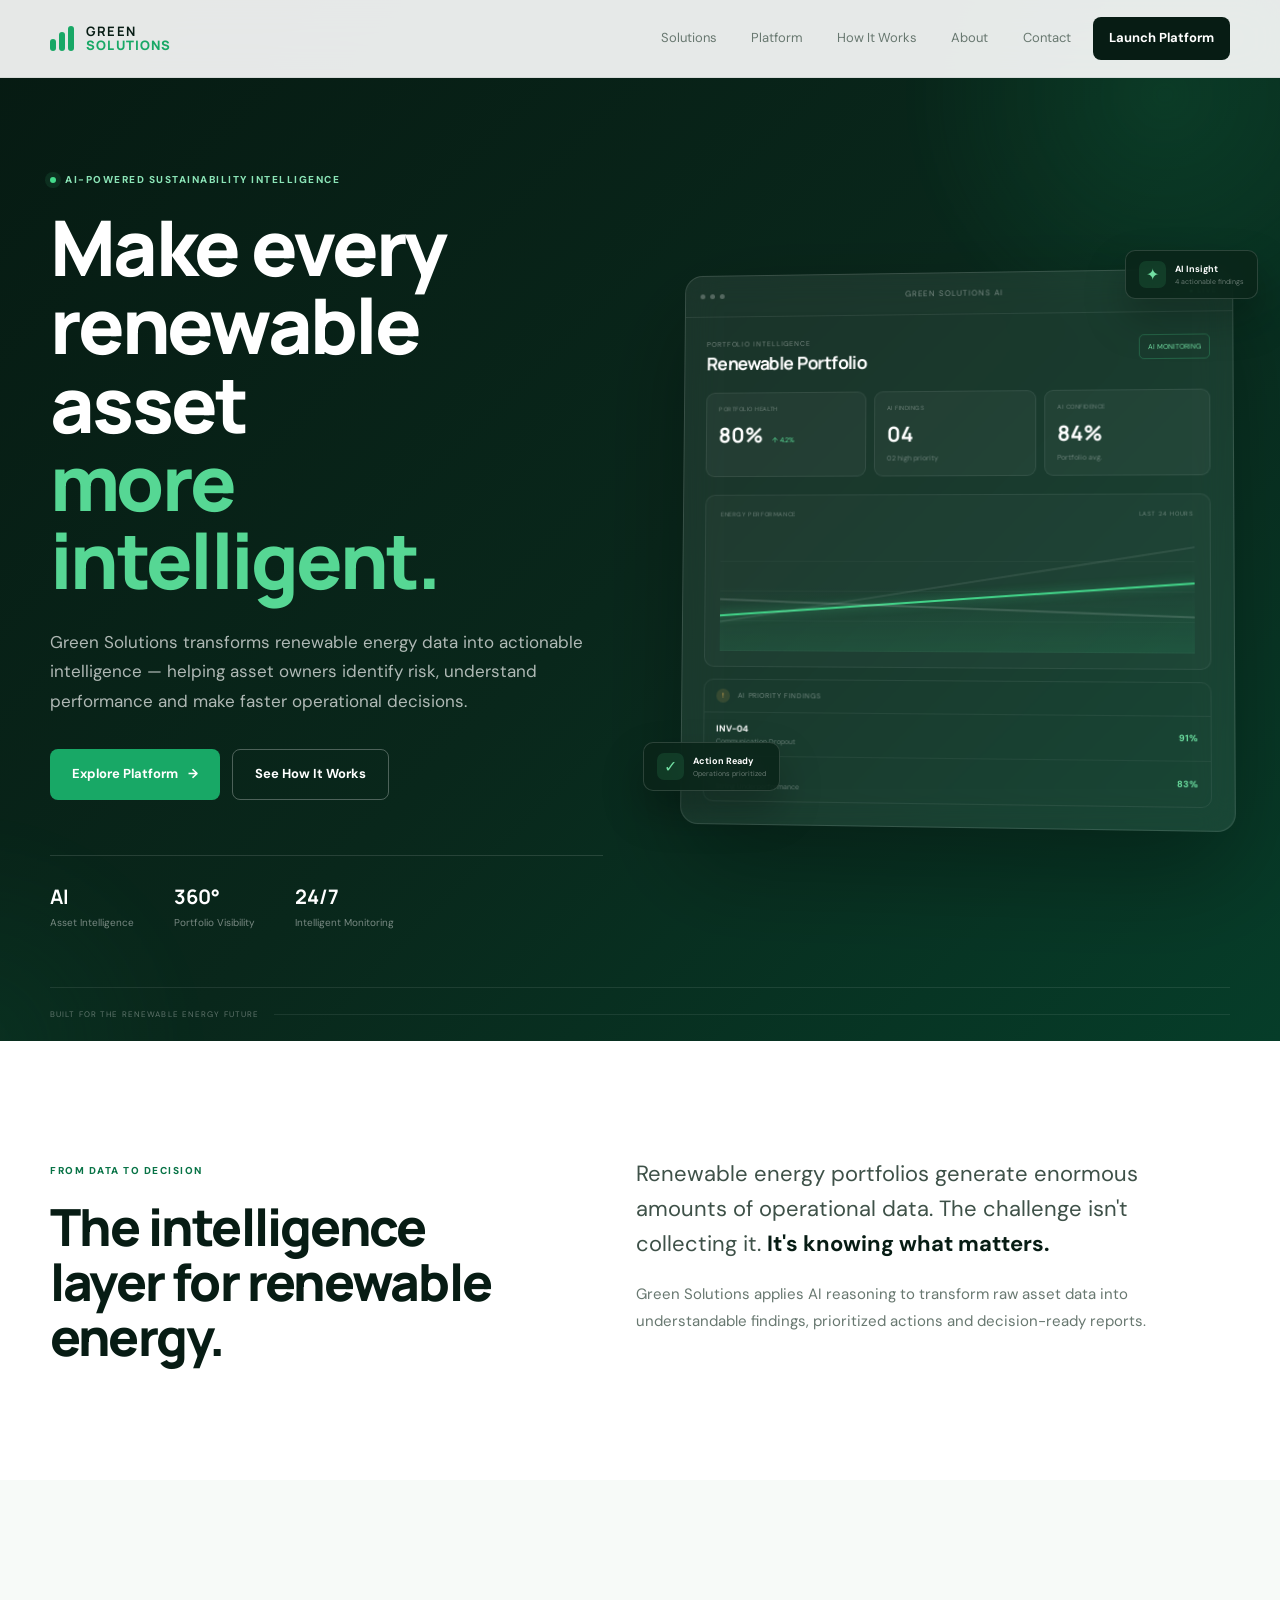
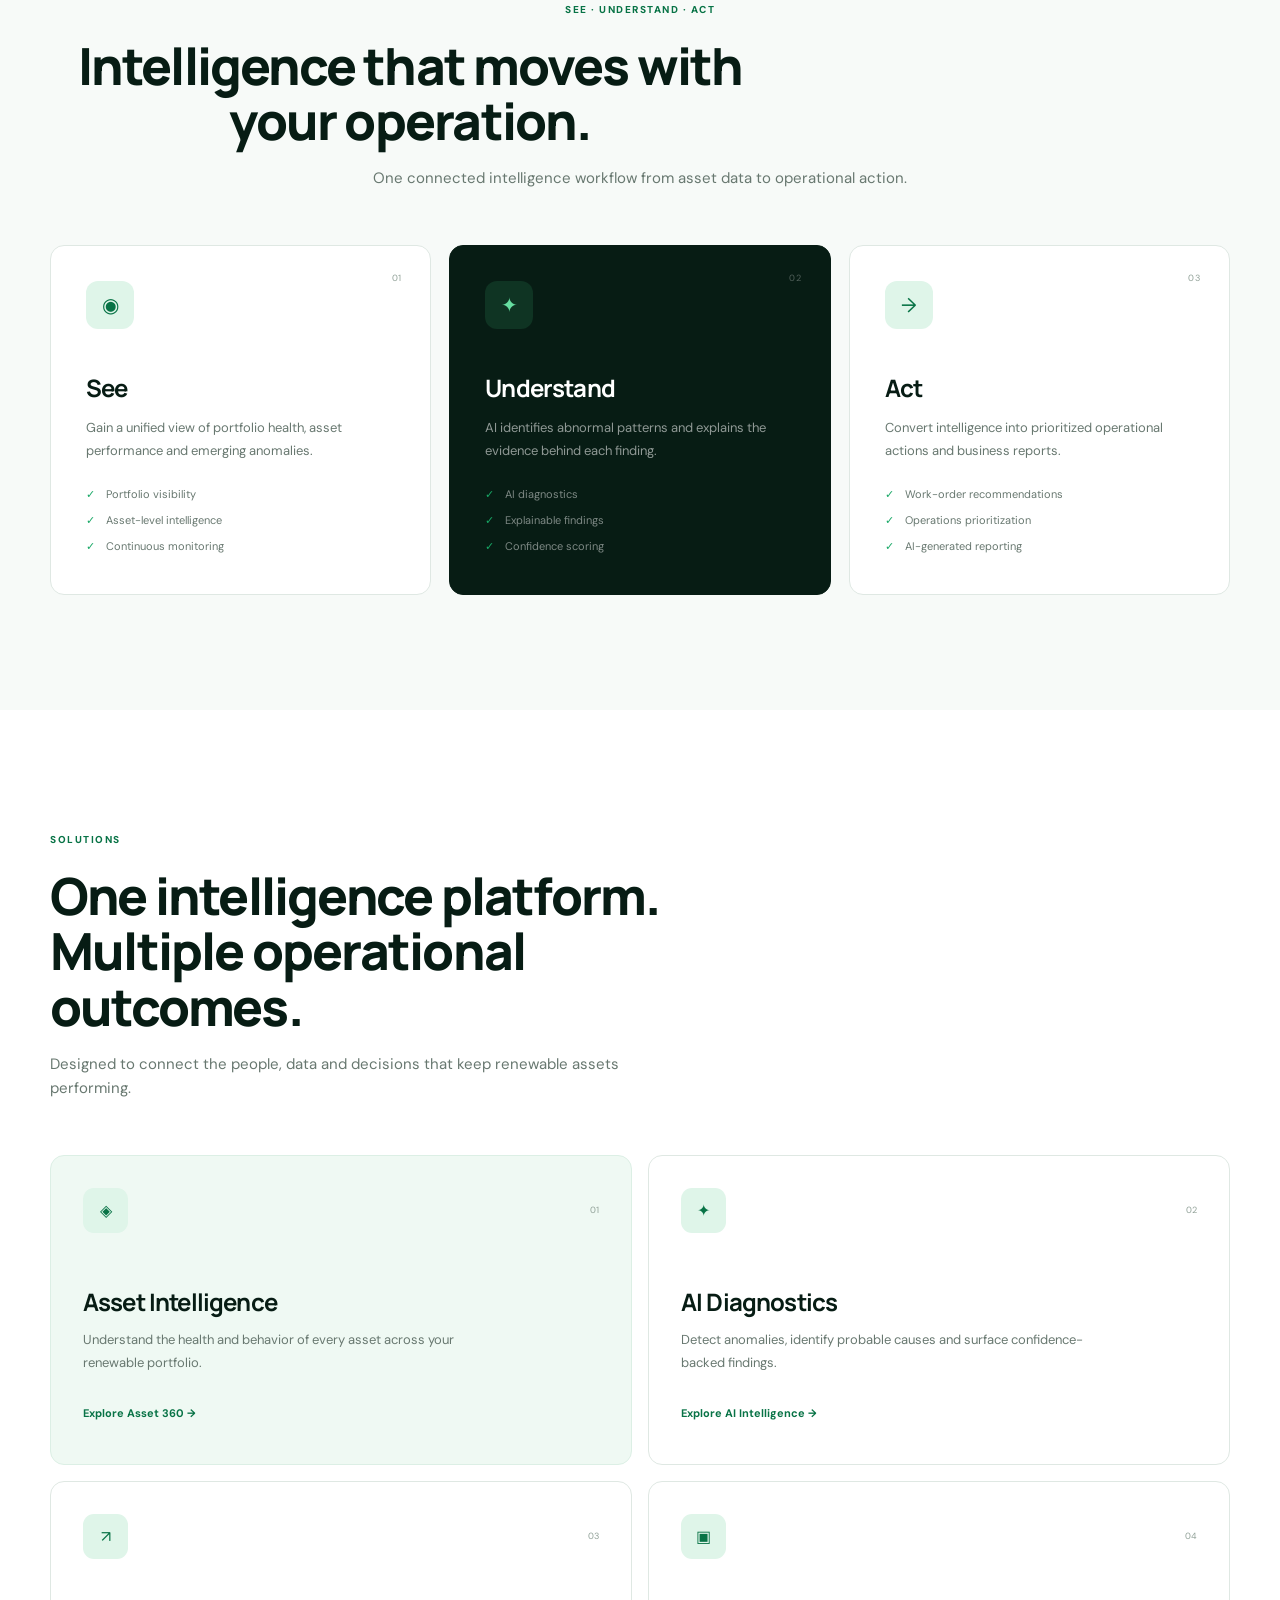
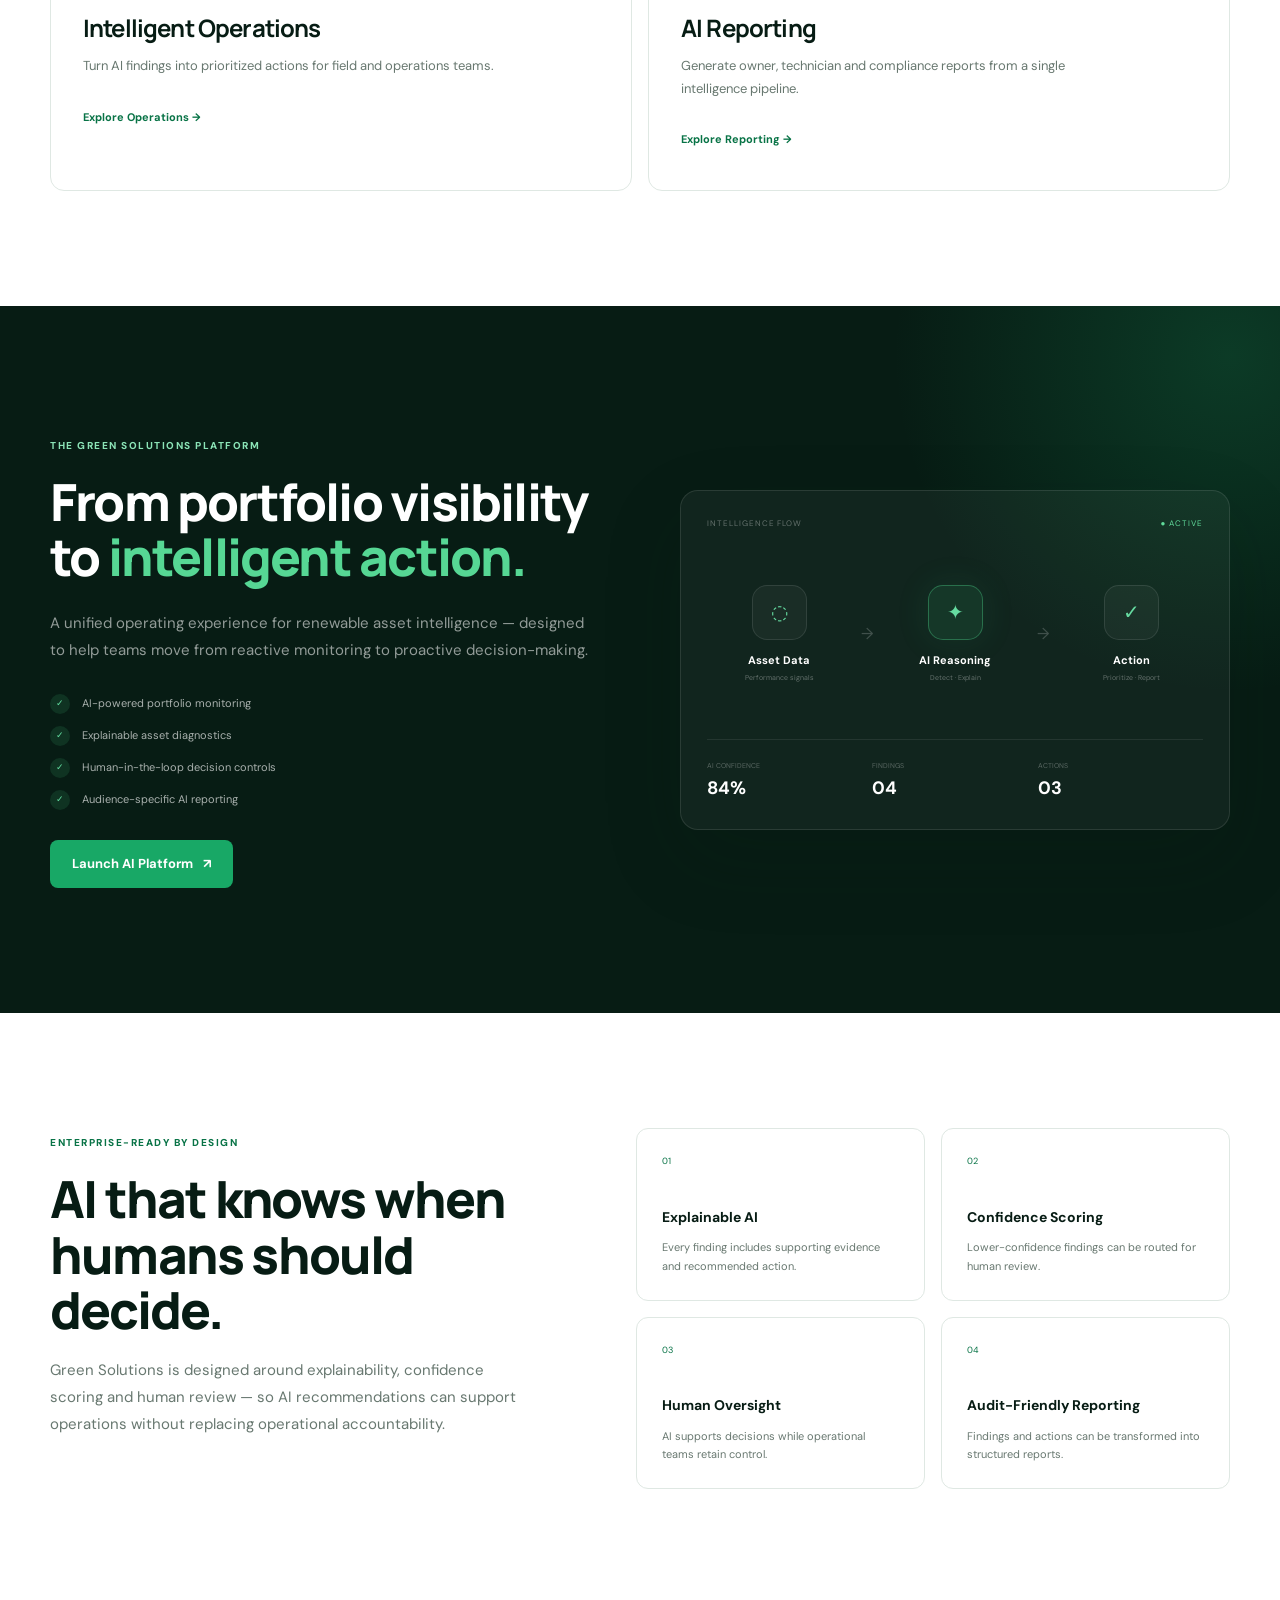
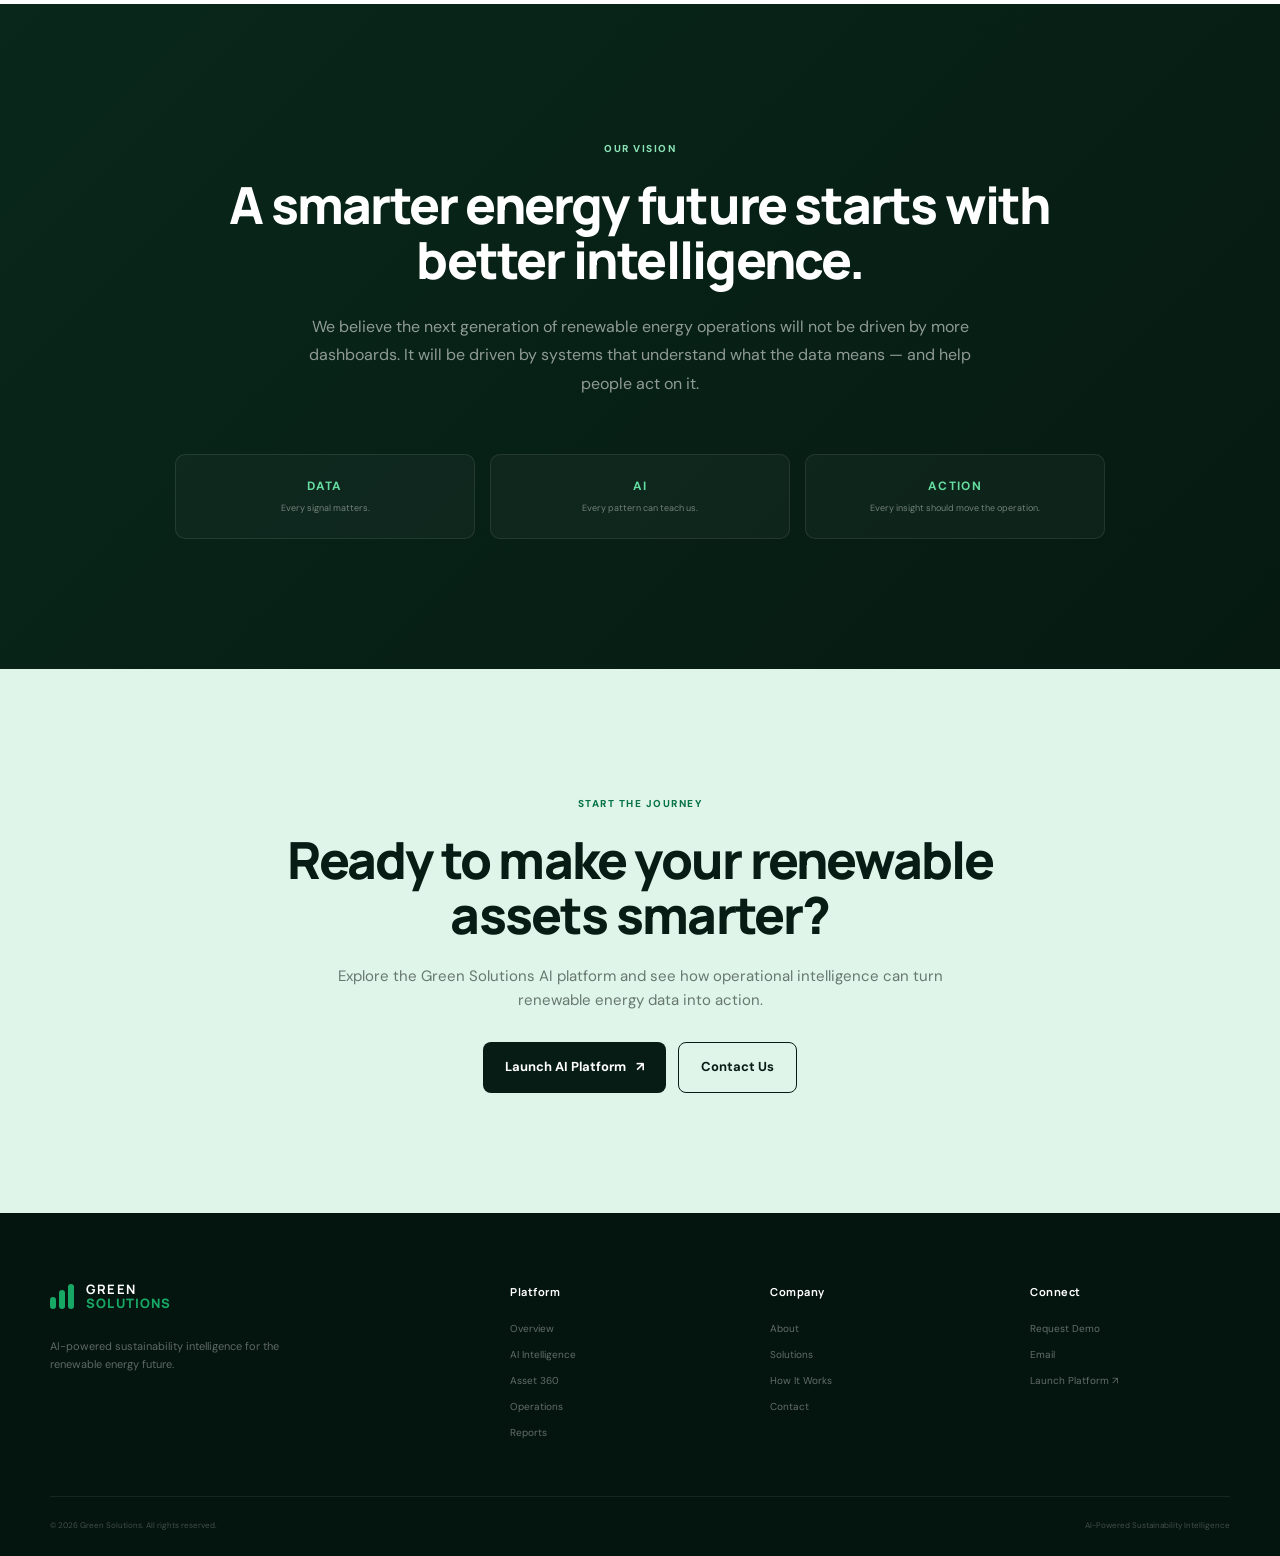
<file: index.html>
<!DOCTYPE html>
<html lang="en">

<head>

    <meta charset="UTF-8">

    <meta
        name="viewport"
        content="width=device-width, initial-scale=1.0"
    >

    <meta
        name="description"
        content="Green Solutions — AI-powered sustainability intelligence for renewable energy assets, operations and decision-making."
    >

    <meta
        name="theme-color"
        content="#071c14"
    >

    <title>
        Green Solutions | AI-Powered Sustainability Intelligence
    </title>

    <link
        rel="preconnect"
        href="https://fonts.googleapis.com"
    >

    <link
        rel="preconnect"
        href="https://fonts.gstatic.com"
        crossorigin
    >

    <link
        href="https://fonts.googleapis.com/css2?family=DM+Sans:wght@400;500;600;700&family=Manrope:wght@500;600;700;800&display=swap"
        rel="stylesheet"
    >

    <link
        rel="stylesheet"
        href="styles.css"
    >

</head>


<body>


<!-- =====================================================
     NAVIGATION
===================================================== -->

<header class="site-header">

    <div class="container nav-container">

        <a
            href="#top"
            class="brand"
        >

            <span class="brand-mark">

                <span></span>
                <span></span>
                <span></span>

            </span>

            <span class="brand-text">

                GREEN
                <strong>SOLUTIONS</strong>

            </span>

        </a>


        <nav class="desktop-nav">

            <a href="#solutions">
                Solutions
            </a>

            <a href="#platform">
                Platform
            </a>

            <a href="#how-it-works">
                How It Works
            </a>

            <a href="#about">
                About
            </a>

        </nav>


        <div class="nav-actions">

            <a
                href="#contact"
                class="nav-link"
            >
                Contact
            </a>

            <a
                href="#platform"
                class="button button-dark button-small"
            >
                Launch Platform
            </a>

        </div>


        <button
            class="mobile-menu-button"
            id="mobileMenuButton"
            aria-label="Open navigation"
        >

            <span></span>
            <span></span>
            <span></span>

        </button>

    </div>


    <div
        class="mobile-menu"
        id="mobileMenu"
    >

        <a href="#solutions">
            Solutions
        </a>

        <a href="#platform">
            Platform
        </a>

        <a href="#how-it-works">
            How It Works
        </a>

        <a href="#about">
            About
        </a>

        <a href="#contact">
            Contact
        </a>

        <a
            href="#platform"
            class="button button-dark"
        >
            Launch Platform
        </a>

    </div>

</header>


<main id="top">


<!-- =====================================================
     HERO
===================================================== -->

<section class="hero-section">

    <div class="hero-glow hero-glow-one"></div>

    <div class="hero-glow hero-glow-two"></div>


    <div class="container hero-grid">


        <div class="hero-content">

            <div class="eyebrow eyebrow-light">

                <span class="status-dot"></span>

                AI-POWERED SUSTAINABILITY INTELLIGENCE

            </div>


            <h1>

                Make every renewable asset

                <span>
                    more intelligent.
                </span>

            </h1>


            <p class="hero-description">

                Green Solutions transforms renewable energy
                data into actionable intelligence — helping
                asset owners identify risk, understand
                performance and make faster operational
                decisions.

            </p>


            <div class="hero-actions">

                <a
                    href="#platform"
                    class="button button-green"
                >
                    Explore Platform
                    <span>→</span>
                </a>


                <a
                    href="#how-it-works"
                    class="button button-outline-light"
                >
                    See How It Works
                </a>

            </div>


            <div class="hero-proof">

                <div>

                    <strong>
                        AI
                    </strong>

                    <span>
                        Asset Intelligence
                    </span>

                </div>


                <div>

                    <strong>
                        360°
                    </strong>

                    <span>
                        Portfolio Visibility
                    </span>

                </div>


                <div>

                    <strong>
                        24/7
                    </strong>

                    <span>
                        Intelligent Monitoring
                    </span>

                </div>

            </div>

        </div>


        <!-- HERO PRODUCT VISUAL -->

        <div class="hero-product">

            <div class="product-window">

                <div class="window-top">

                    <div class="window-dots">

                        <i></i>
                        <i></i>
                        <i></i>

                    </div>

                    <span>
                        GREEN SOLUTIONS AI
                    </span>

                    <div class="window-live">
                        ● LIVE
                    </div>

                </div>


                <div class="window-body">


                    <div class="window-header">

                        <div>

                            <small>
                                PORTFOLIO INTELLIGENCE
                            </small>

                            <h3>
                                Renewable Portfolio
                            </h3>

                        </div>

                        <span class="mini-badge">
                            AI MONITORING
                        </span>

                    </div>


                    <div class="product-kpis">

                        <div>

                            <small>
                                PORTFOLIO HEALTH
                            </small>

                            <strong>
                                80%
                            </strong>

                            <span class="positive">
                                ↑ 4.2%
                            </span>

                        </div>


                        <div>

                            <small>
                                AI FINDINGS
                            </small>

                            <strong>
                                04
                            </strong>

                            <span>
                                02 high priority
                            </span>

                        </div>


                        <div>

                            <small>
                                AI CONFIDENCE
                            </small>

                            <strong>
                                84%
                            </strong>

                            <span>
                                Portfolio avg.
                            </span>

                        </div>

                    </div>


                    <div class="product-chart">

                        <div class="chart-label">

                            <span>
                                ENERGY PERFORMANCE
                            </span>

                            <span>
                                LAST 24 HOURS
                            </span>

                        </div>


                        <div class="chart">

                            <div class="chart-line chart-line-one"></div>

                            <div class="chart-line chart-line-two"></div>

                            <div class="chart-line chart-line-three"></div>

                            <div class="chart-area"></div>

                        </div>

                    </div>


                    <div class="finding-preview">

                        <div class="finding-title">

                            <span class="warning-icon">
                                !
                            </span>

                            AI PRIORITY FINDINGS

                        </div>


                        <div class="preview-row">

                            <div>

                                <strong>
                                    INV-04
                                </strong>

                                <span>
                                    Communication Dropout
                                </span>

                            </div>

                            <b>
                                91%
                            </b>

                        </div>


                        <div class="preview-row">

                            <div>

                                <strong>
                                    INV-01
                                </strong>

                                <span>
                                    String Underperformance
                                </span>

                            </div>

                            <b>
                                83%
                            </b>

                        </div>

                    </div>

                </div>

            </div>


            <div class="floating-card floating-card-top">

                <span class="floating-icon">
                    ✦
                </span>

                <div>

                    <strong>
                        AI Insight
                    </strong>

                    <small>
                        4 actionable findings
                    </small>

                </div>

            </div>


            <div class="floating-card floating-card-bottom">

                <span class="floating-icon green">
                    ✓
                </span>

                <div>

                    <strong>
                        Action Ready
                    </strong>

                    <small>
                        Operations prioritized
                    </small>

                </div>

            </div>

        </div>

    </div>


    <div class="hero-bottom-line">

        <div class="container">

            <span>
                BUILT FOR THE RENEWABLE ENERGY FUTURE
            </span>

            <div class="line"></div>

        </div>

    </div>

</section>


<!-- =====================================================
     INTRO / VALUE
===================================================== -->

<section class="section section-white">

    <div class="container">

        <div class="intro-grid">

            <div>

                <div class="eyebrow">
                    FROM DATA TO DECISION
                </div>

                <h2 class="section-title">

                    The intelligence layer
                    for renewable energy.

                </h2>

            </div>


            <div>

                <p class="large-text">

                    Renewable energy portfolios generate
                    enormous amounts of operational data.
                    The challenge isn't collecting it.

                    <strong>
                        It's knowing what matters.
                    </strong>

                </p>

                <p class="body-text">

                    Green Solutions applies AI reasoning to
                    transform raw asset data into understandable
                    findings, prioritized actions and
                    decision-ready reports.

                </p>

            </div>

        </div>

    </div>

</section>


<!-- =====================================================
     THREE PILLARS
===================================================== -->

<section
    class="section section-soft"
    id="how-it-works"
>

    <div class="container">

        <div class="section-heading centered">

            <div class="eyebrow">
                SEE · UNDERSTAND · ACT
            </div>

            <h2 class="section-title">
                Intelligence that moves with your operation.
            </h2>

            <p>
                One connected intelligence workflow from
                asset data to operational action.
            </p>

        </div>


        <div class="pillar-grid">


            <article class="pillar">

                <div class="pillar-number">
                    01
                </div>

                <div class="pillar-icon">
                    ◉
                </div>

                <h3>
                    See
                </h3>

                <p>
                    Gain a unified view of portfolio health,
                    asset performance and emerging anomalies.
                </p>

                <ul>

                    <li>
                        Portfolio visibility
                    </li>

                    <li>
                        Asset-level intelligence
                    </li>

                    <li>
                        Continuous monitoring
                    </li>

                </ul>

            </article>


            <article class="pillar featured">

                <div class="pillar-number">
                    02
                </div>

                <div class="pillar-icon">
                    ✦
                </div>

                <h3>
                    Understand
                </h3>

                <p>
                    AI identifies abnormal patterns and
                    explains the evidence behind each finding.
                </p>

                <ul>

                    <li>
                        AI diagnostics
                    </li>

                    <li>
                        Explainable findings
                    </li>

                    <li>
                        Confidence scoring
                    </li>

                </ul>

            </article>


            <article class="pillar">

                <div class="pillar-number">
                    03
                </div>

                <div class="pillar-icon">
                    →
                </div>

                <h3>
                    Act
                </h3>

                <p>
                    Convert intelligence into prioritized
                    operational actions and business reports.
                </p>

                <ul>

                    <li>
                        Work-order recommendations
                    </li>

                    <li>
                        Operations prioritization
                    </li>

                    <li>
                        AI-generated reporting
                    </li>

                </ul>

            </article>


        </div>

    </div>

</section>


<!-- =====================================================
     SOLUTIONS
===================================================== -->

<section
    class="section section-white"
    id="solutions"
>

    <div class="container">

        <div class="section-heading">

            <div class="eyebrow">
                SOLUTIONS
            </div>

            <h2 class="section-title">
                One intelligence platform.
                Multiple operational outcomes.
            </h2>

            <p>
                Designed to connect the people, data and
                decisions that keep renewable assets performing.
            </p>

        </div>


        <div class="solutions-grid">


            <article class="solution-card large">

                <div class="solution-top">

                    <span class="solution-icon">
                        ◈
                    </span>

                    <span>
                        01
                    </span>

                </div>

                <h3>
                    Asset Intelligence
                </h3>

                <p>
                    Understand the health and behavior of every
                    asset across your renewable portfolio.
                </p>

                <a href="#platform">
                    Explore Asset 360 →
                </a>

            </article>


            <article class="solution-card">

                <div class="solution-top">

                    <span class="solution-icon">
                        ✦
                    </span>

                    <span>
                        02
                    </span>

                </div>

                <h3>
                    AI Diagnostics
                </h3>

                <p>
                    Detect anomalies, identify probable causes
                    and surface confidence-backed findings.
                </p>

                <a href="#platform">
                    Explore AI Intelligence →
                </a>

            </article>


            <article class="solution-card">

                <div class="solution-top">

                    <span class="solution-icon">
                        ↗
                    </span>

                    <span>
                        03
                    </span>

                </div>

                <h3>
                    Intelligent Operations
                </h3>

                <p>
                    Turn AI findings into prioritized actions
                    for field and operations teams.
                </p>

                <a href="#platform">
                    Explore Operations →
                </a>

            </article>


            <article class="solution-card">

                <div class="solution-top">

                    <span class="solution-icon">
                        ▣
                    </span>

                    <span>
                        04
                    </span>

                </div>

                <h3>
                    AI Reporting
                </h3>

                <p>
                    Generate owner, technician and compliance
                    reports from a single intelligence pipeline.
                </p>

                <a href="#platform">
                    Explore Reporting →
                </a>

            </article>


        </div>

    </div>

</section>


<!-- =====================================================
     PLATFORM
===================================================== -->

<section
    class="platform-section"
    id="platform"
>

    <div class="container platform-grid">


        <div class="platform-copy">

            <div class="eyebrow eyebrow-light">
                THE GREEN SOLUTIONS PLATFORM
            </div>

            <h2>

                From portfolio
                visibility to
                <span>
                    intelligent action.
                </span>

            </h2>

            <p>

                A unified operating experience for renewable
                asset intelligence — designed to help teams
                move from reactive monitoring to proactive
                decision-making.

            </p>


            <div class="platform-features">

                <div>

                    <span>
                        ✓
                    </span>

                    <p>
                        AI-powered portfolio monitoring
                    </p>

                </div>


                <div>

                    <span>
                        ✓
                    </span>

                    <p>
                        Explainable asset diagnostics
                    </p>

                </div>


                <div>

                    <span>
                        ✓
                    </span>

                    <p>
                        Human-in-the-loop decision controls
                    </p>

                </div>


                <div>

                    <span>
                        ✓
                    </span>

                    <p>
                        Audience-specific AI reporting
                    </p>

                </div>

            </div>


            <a
                href="https://green-solutions-ai.streamlit.app/"
                target="_blank"
                rel="noopener"
                class="button button-green"
            >

                Launch AI Platform
                <span>↗</span>

            </a>

        </div>


        <div class="platform-visual">

            <div class="architecture-card">

                <div class="architecture-header">

                    <span>
                        INTELLIGENCE FLOW
                    </span>

                    <span class="architecture-status">
                        ● ACTIVE
                    </span>

                </div>


                <div class="architecture-flow">

                    <div class="architecture-node">

                        <div class="node-icon">
                            ◌
                        </div>

                        <strong>
                            Asset Data
                        </strong>

                        <small>
                            Performance signals
                        </small>

                    </div>


                    <div class="flow-line">
                        →
                    </div>


                    <div class="architecture-node active">

                        <div class="node-icon">
                            ✦
                        </div>

                        <strong>
                            AI Reasoning
                        </strong>

                        <small>
                            Detect · Explain
                        </small>

                    </div>


                    <div class="flow-line">
                        →
                    </div>


                    <div class="architecture-node">

                        <div class="node-icon">
                            ✓
                        </div>

                        <strong>
                            Action
                        </strong>

                        <small>
                            Prioritize · Report
                        </small>

                    </div>

                </div>


                <div class="architecture-bottom">

                    <div>

                        <span>
                            AI CONFIDENCE
                        </span>

                        <strong>
                            84%
                        </strong>

                    </div>

                    <div>

                        <span>
                            FINDINGS
                        </span>

                        <strong>
                            04
                        </strong>

                    </div>

                    <div>

                        <span>
                            ACTIONS
                        </span>

                        <strong>
                            03
                        </strong>

                    </div>

                </div>

            </div>

        </div>

    </div>

</section>


<!-- =====================================================
     TRUST / GOVERNANCE
===================================================== -->

<section class="section section-white">

    <div class="container">

        <div class="trust-grid">


            <div>

                <div class="eyebrow">
                    ENTERPRISE-READY BY DESIGN
                </div>

                <h2 class="section-title">
                    AI that knows when
                    humans should decide.
                </h2>

                <p class="body-text">

                    Green Solutions is designed around
                    explainability, confidence scoring and
                    human review — so AI recommendations can
                    support operations without replacing
                    operational accountability.

                </p>

            </div>


            <div class="trust-items">

                <div class="trust-item">

                    <span>
                        01
                    </span>

                    <div>

                        <strong>
                            Explainable AI
                        </strong>

                        <p>
                            Every finding includes supporting
                            evidence and recommended action.
                        </p>

                    </div>

                </div>


                <div class="trust-item">

                    <span>
                        02
                    </span>

                    <div>

                        <strong>
                            Confidence Scoring
                        </strong>

                        <p>
                            Lower-confidence findings can be
                            routed for human review.
                        </p>

                    </div>

                </div>


                <div class="trust-item">

                    <span>
                        03
                    </span>

                    <div>

                        <strong>
                            Human Oversight
                        </strong>

                        <p>
                            AI supports decisions while
                            operational teams retain control.
                        </p>

                    </div>

                </div>


                <div class="trust-item">

                    <span>
                        04
                    </span>

                    <div>

                        <strong>
                            Audit-Friendly Reporting
                        </strong>

                        <p>
                            Findings and actions can be
                            transformed into structured reports.
                        </p>

                    </div>

                </div>

            </div>

        </div>

    </div>

</section>


<!-- =====================================================
     ABOUT / VISION
===================================================== -->

<section
    class="vision-section"
    id="about"
>

    <div class="container vision-content">

        <div class="eyebrow eyebrow-light">
            OUR VISION
        </div>

        <h2>
            A smarter energy future
            starts with better intelligence.
        </h2>

        <p>

            We believe the next generation of renewable
            energy operations will not be driven by more
            dashboards.

            It will be driven by systems that understand
            what the data means — and help people act on it.

        </p>

        <div class="vision-stat-row">

            <div>

                <strong>
                    DATA
                </strong>

                <span>
                    Every signal matters.
                </span>

            </div>


            <div>

                <strong>
                    AI
                </strong>

                <span>
                    Every pattern can teach us.
                </span>

            </div>


            <div>

                <strong>
                    ACTION
                </strong>

                <span>
                    Every insight should move the operation.
                </span>

            </div>

        </div>

    </div>

</section>


<!-- =====================================================
     CTA
===================================================== -->

<section
    class="cta-section"
    id="contact"
>

    <div class="container cta-container">

        <div class="eyebrow">
            START THE JOURNEY
        </div>

        <h2>
            Ready to make your
            renewable assets smarter?
        </h2>

        <p>

            Explore the Green Solutions AI platform and
            see how operational intelligence can turn
            renewable energy data into action.

        </p>


        <div class="cta-actions">

            <a
                href="https://green-solutions-ai.streamlit.app/"
                target="_blank"
                rel="noopener"
                class="button button-dark"
            >
                Launch AI Platform
                <span>↗</span>
            </a>


            <a
                href="mailto:hello@greensolutions.ai"
                class="button button-outline-dark"
            >
                Contact Us
            </a>

        </div>

    </div>

</section>


</main>


<!-- =====================================================
     FOOTER
===================================================== -->

<footer class="site-footer">

    <div class="container">

        <div class="footer-main">


            <div class="footer-brand">

                <a
                    href="#top"
                    class="brand brand-footer"
                >

                    <span class="brand-mark">

                        <span></span>
                        <span></span>
                        <span></span>

                    </span>

                    <span class="brand-text">

                        GREEN
                        <strong>SOLUTIONS</strong>

                    </span>

                </a>


                <p>
                    AI-powered sustainability intelligence
                    for the renewable energy future.
                </p>

            </div>


            <div class="footer-column">

                <h4>
                    Platform
                </h4>

                <a href="#platform">
                    Overview
                </a>

                <a href="#platform">
                    AI Intelligence
                </a>

                <a href="#platform">
                    Asset 360
                </a>

                <a href="#platform">
                    Operations
                </a>

                <a href="#platform">
                    Reports
                </a>

            </div>


            <div class="footer-column">

                <h4>
                    Company
                </h4>

                <a href="#about">
                    About
                </a>

                <a href="#solutions">
                    Solutions
                </a>

                <a href="#how-it-works">
                    How It Works
                </a>

                <a href="#contact">
                    Contact
                </a>

            </div>


            <div class="footer-column">

                <h4>
                    Connect
                </h4>

                <a href="#contact">
                    Request Demo
                </a>

                <a href="mailto:hello@greensolutions.ai">
                    Email
                </a>

                <a
                    href="https://green-solutions-ai.streamlit.app/"
                    target="_blank"
                    rel="noopener"
                >
                    Launch Platform ↗
                </a>

            </div>


        </div>


        <div class="footer-bottom">

            <span>
                © <span id="currentYear"></span>
                Green Solutions. All rights reserved.
            </span>

            <span>
                AI-Powered Sustainability Intelligence
            </span>

        </div>

    </div>

</footer>


<script src="app.js"></script>

</body>

</html>
</file>
<file: styles.css>
/* =========================================================
   GREEN SOLUTIONS
   Production Landing Page
========================================================= */

:root {

    --ink: #071c14;
    --ink-soft: #18352a;

    --green: #18a866;
    --green-dark: #087346;
    --green-light: #dff5e9;

    --mint: #eff9f3;
    --mint-dark: #dcefe5;

    --white: #ffffff;

    --gray-50: #f7faf8;
    --gray-100: #edf2ef;
    --gray-200: #dfe8e3;
    --gray-400: #91a198;
    --gray-500: #687870;
    --gray-700: #3e5148;

    --shadow-sm:
        0 5px 20px rgba(7, 28, 20, .05);

    --shadow-md:
        0 18px 50px rgba(7, 28, 20, .10);

    --shadow-lg:
        0 30px 80px rgba(7, 28, 20, .16);

    --radius-sm: 8px;
    --radius-md: 14px;
    --radius-lg: 22px;

    --container: 1180px;

}


/* =========================================================
   RESET
========================================================= */

* {
    margin: 0;
    padding: 0;
    box-sizing: border-box;
}


html {
    scroll-behavior: smooth;
}


body {

    font-family:
        "DM Sans",
        Arial,
        sans-serif;

    color: var(--ink);

    background:
        var(--white);

    line-height: 1.6;

    -webkit-font-smoothing: antialiased;

}


a {
    color: inherit;
    text-decoration: none;
}


button,
input,
textarea {
    font: inherit;
}


img {
    max-width: 100%;
    display: block;
}


.container {

    width:
        min(
            calc(100% - 48px),
            var(--container)
        );

    margin: 0 auto;

}


/* =========================================================
   TYPOGRAPHY
========================================================= */

h1,
h2,
h3,
h4 {

    font-family:
        "Manrope",
        Arial,
        sans-serif;

    letter-spacing: -.035em;

}


h1 {

    font-size:
        clamp(
            48px,
            6vw,
            78px
        );

    line-height: 1.02;

    font-weight: 800;

}


h2 {

    font-size:
        clamp(
            34px,
            4vw,
            56px
        );

    line-height: 1.08;

    font-weight: 800;

}


h3 {

    font-size: 24px;

    line-height: 1.2;

}


p {
    color: var(--gray-500);
}


/* =========================================================
   HEADER
========================================================= */

.site-header {

    position: fixed;

    top: 0;
    left: 0;
    right: 0;

    z-index: 100;

    height: 78px;

    background:
        rgba(255,255,255,.90);

    backdrop-filter:
        blur(18px);

    border-bottom:
        1px solid
        rgba(7,28,20,.07);

}


.nav-container {

    height: 100%;

    display: flex;

    align-items: center;

    justify-content: space-between;

}


.brand {

    display: inline-flex;

    align-items: center;

    gap: 11px;

}


.brand-mark {

    display: flex;

    align-items: flex-end;

    gap: 3px;

    width: 25px;

    height: 25px;

}


.brand-mark span {

    display: block;

    width: 6px;

    border-radius: 10px;

    background:
        var(--green);

}


.brand-mark span:nth-child(1) {
    height: 12px;
}


.brand-mark span:nth-child(2) {
    height: 19px;
}


.brand-mark span:nth-child(3) {
    height: 25px;
}


.brand-text {

    font-family:
        "Manrope",
        sans-serif;

    font-size: 13px;

    font-weight: 700;

    letter-spacing: .09em;

    line-height: 1.05;

}


.brand-text strong {

    display: block;

    font-weight: 800;

    color: var(--green);

}


.desktop-nav {

    display: flex;

    gap: 34px;

    margin-left: auto;

    margin-right: 35px;

}


.desktop-nav a {

    font-size: 13px;

    color: var(--gray-500);

    transition:
        color .2s ease;

}


.desktop-nav a:hover {

    color: var(--green);

}


.nav-actions {

    display: flex;

    align-items: center;

    gap: 22px;

}


.nav-link {

    font-size: 13px;

    color: var(--gray-500);

}


.mobile-menu-button {

    display: none;

    border: 0;

    background: transparent;

    cursor: pointer;

}


.mobile-menu-button span {

    display: block;

    width: 23px;

    height: 2px;

    margin: 5px;

    background: var(--ink);

}


.mobile-menu {

    display: none;

}


/* =========================================================
   BUTTONS
========================================================= */

.button {

    display: inline-flex;

    align-items: center;

    justify-content: center;

    gap: 10px;

    padding: 14px 22px;

    border-radius: 8px;

    font-size: 13px;

    font-weight: 700;

    transition:
        transform .2s ease,
        box-shadow .2s ease,
        background .2s ease;

    cursor: pointer;

}


.button:hover {

    transform:
        translateY(-2px);

}


.button-small {

    padding:
        11px 16px;

}


.button-dark {

    background:
        var(--ink);

    color:
        var(--white);

}


.button-dark:hover {

    box-shadow:
        0 10px 25px
        rgba(7,28,20,.20);

}


.button-green {

    background:
        var(--green);

    color:
        var(--white);

}


.button-green:hover {

    background:
        #11975a;

    box-shadow:
        0 12px 30px
        rgba(24,168,102,.28);

}


.button-outline-light {

    border:
        1px solid
        rgba(255,255,255,.28);

    color:
        white;

}


.button-outline-light:hover {

    background:
        rgba(255,255,255,.08);

}


.button-outline-dark {

    border:
        1px solid
        var(--ink);

    color:
        var(--ink);

}


/* =========================================================
   HERO
========================================================= */

.hero-section {

    position: relative;

    overflow: hidden;

    min-height:
        850px;

    padding:
        165px 0
        110px;

    color:
        white;

    background:
        linear-gradient(
            135deg,
            #061a12 0%,
            #09271b 52%,
            #063d29 100%
        );

}


.hero-grid {

    position: relative;

    z-index: 2;

    display:
        grid;

    grid-template-columns:
        1fr 1fr;

    align-items:
        center;

    gap:
        75px;

}


.hero-glow {

    position: absolute;

    border-radius:
        50%;

    filter:
        blur(2px);

    opacity:
        .55;

    pointer-events:
        none;

}


.hero-glow-one {

    width:
        550px;

    height:
        550px;

    right:
        -160px;

    top:
        -180px;

    background:
        radial-gradient(
            circle,
            rgba(25,168,102,.28),
            transparent 68%
        );

}


.hero-glow-two {

    width:
        500px;

    height:
        500px;

    left:
        -280px;

    bottom:
        -260px;

    background:
        radial-gradient(
            circle,
            rgba(20,135,86,.22),
            transparent 68%
        );

}


.eyebrow {

    display:
        inline-flex;

    align-items:
        center;

    gap:
        9px;

    margin-bottom:
        20px;

    font-size:
        10px;

    font-weight:
        800;

    letter-spacing:
        .15em;

    color:
        var(--green-dark);

}


.eyebrow-light {

    color:
        #8be4b7;

}


.status-dot {

    width:
        6px;

    height:
        6px;

    border-radius:
        50%;

    background:
        #44d98b;

    box-shadow:
        0 0 0 5px
        rgba(68,217,139,.10);

}


.hero-content h1 {

    max-width:
        730px;

}


.hero-content h1 span {

    display:
        block;

    color:
        #56d794;

}


.hero-description {

    max-width:
        610px;

    margin:
        28px 0 32px;

    font-size:
        17px;

    line-height:
        1.75;

    color:
        rgba(255,255,255,.68);

}


.hero-actions {

    display:
        flex;

    flex-wrap:
        wrap;

    gap:
        12px;

}


.hero-proof {

    display:
        flex;

    gap:
        40px;

    margin-top:
        55px;

    padding-top:
        25px;

    border-top:
        1px solid
        rgba(255,255,255,.12);

}


.hero-proof div {

    display:
        flex;

    flex-direction:
        column;

}


.hero-proof strong {

    font-family:
        "Manrope";

    font-size:
        20px;

}


.hero-proof span {

    margin-top:
        2px;

    font-size:
        10px;

    color:
        rgba(255,255,255,.45);

}


/* =========================================================
   PRODUCT WINDOW
========================================================= */

.hero-product {

    position:
        relative;

}


.product-window {

    overflow:
        hidden;

    border:
        1px solid
        rgba(255,255,255,.13);

    border-radius:
        18px;

    background:
        rgba(255,255,255,.065);

    box-shadow:
        0 40px 100px
        rgba(0,0,0,.32);

    backdrop-filter:
        blur(18px);

    transform:
        perspective(1300px)
        rotateY(-4deg)
        rotateX(2deg);

}


.window-top {

    height:
        42px;

    padding:
        0 15px;

    display:
        flex;

    align-items:
        center;

    justify-content:
        space-between;

    border-bottom:
        1px solid
        rgba(255,255,255,.08);

    color:
        rgba(255,255,255,.42);

    font-size:
        8px;

    letter-spacing:
        .12em;

}


.window-dots {

    display:
        flex;

    gap:
        5px;

}


.window-dots i {

    width:
        5px;

    height:
        5px;

    border-radius:
        50%;

    background:
        rgba(255,255,255,.25);

}


.window-live {

    color:
        #67e3a0;

    font-size:
        7px;

}


.window-body {

    padding:
        22px;

}


.window-header {

    display:
        flex;

    justify-content:
        space-between;

    align-items:
        flex-start;

}


.window-header small {

    display:
        block;

    font-size:
        7px;

    letter-spacing:
        .13em;

    color:
        rgba(255,255,255,.40);

}


.window-header h3 {

    margin-top:
        4px;

    font-size:
        18px;

    color:
        white;

}


.mini-badge {

    padding:
        6px 8px;

    border:
        1px solid
        rgba(74,219,144,.25);

    border-radius:
        5px;

    color:
        #74e1a5;

    font-size:
        7px;

}


.product-kpis {

    display:
        grid;

    grid-template-columns:
        repeat(3,1fr);

    gap:
        8px;

    margin-top:
        18px;

}


.product-kpis > div {

    padding:
        12px;

    border:
        1px solid
        rgba(255,255,255,.08);

    border-radius:
        9px;

    background:
        rgba(255,255,255,.04);

}


.product-kpis small {

    display:
        block;

    font-size:
        6px;

    color:
        rgba(255,255,255,.35);

    letter-spacing:
        .09em;

}


.product-kpis strong {

    display:
        inline-block;

    margin:
        5px 5px 1px 0;

    font-family:
        "Manrope";

    font-size:
        21px;

    color:
        white;

}


.product-kpis span {

    display:
        block;

    font-size:
        7px;

    color:
        rgba(255,255,255,.35);

}


.product-kpis .positive {

    display:
        inline;

    color:
        #5ce29b;

}


.product-chart {

    margin-top:
        18px;

    padding:
        15px;

    border:
        1px solid
        rgba(255,255,255,.07);

    border-radius:
        10px;

    background:
        rgba(255,255,255,.025);

}


.chart-label {

    display:
        flex;

    justify-content:
        space-between;

    font-size:
        6px;

    letter-spacing:
        .1em;

    color:
        rgba(255,255,255,.35);

}


.chart {

    position:
        relative;

    height:
        120px;

    margin-top:
        12px;

    overflow:
        hidden;

    background:
        repeating-linear-gradient(
            to bottom,
            transparent 0,
            transparent 29px,
            rgba(255,255,255,.06) 30px
        );

}


.chart-line {

    position:
        absolute;

    width:
        130%;

    height:
        2px;

    left:
        -10%;

    transform:
        rotate(-4deg);

}


.chart-line-one {

    top:
        65px;

    background:
        #43d58a;

    box-shadow:
        0 0 10px
        rgba(67,213,138,.6);

}


.chart-line-two {

    top:
        76px;

    background:
        rgba(255,255,255,.15);

    transform:
        rotate(2deg);

}


.chart-line-three {

    top:
        48px;

    background:
        rgba(255,255,255,.08);

    transform:
        rotate(-9deg);

}


.chart-area {

    position:
        absolute;

    left:
        0;

    right:
        0;

    bottom:
        0;

    height:
        65px;

    background:
        linear-gradient(
            to top,
            rgba(48,198,123,.12),
            transparent
        );

}


.finding-preview {

    margin-top:
        12px;

    border:
        1px solid
        rgba(255,255,255,.07);

    border-radius:
        10px;

}


.finding-title {

    padding:
        9px 12px;

    font-size:
        7px;

    letter-spacing:
        .09em;

    color:
        rgba(255,255,255,.4);

    border-bottom:
        1px solid
        rgba(255,255,255,.06);

}


.warning-icon {

    display:
        inline-grid;

    place-items:
        center;

    width:
        14px;

    height:
        14px;

    margin-right:
        5px;

    border-radius:
        50%;

    background:
        rgba(255,190,80,.12);

    color:
        #ffc15b;

}


.preview-row {

    display:
        flex;

    align-items:
        center;

    justify-content:
        space-between;

    padding:
        9px 12px;

}


.preview-row + .preview-row {

    border-top:
        1px solid
        rgba(255,255,255,.05);

}


.preview-row div {

    display:
        flex;

    flex-direction:
        column;

}


.preview-row strong {

    font-size:
        9px;

    color:
        white;

}


.preview-row span {

    font-size:
        7px;

    color:
        rgba(255,255,255,.35);

}


.preview-row b {

    font-size:
        9px;

    color:
        #6ce0a1;

}


/* =========================================================
   FLOATING CARDS
========================================================= */

.floating-card {

    position:
        absolute;

    display:
        flex;

    align-items:
        center;

    gap:
        9px;

    padding:
        10px 13px;

    border:
        1px solid
        rgba(255,255,255,.14);

    border-radius:
        10px;

    background:
        rgba(10,37,25,.86);

    box-shadow:
        0 20px 40px
        rgba(0,0,0,.25);

    backdrop-filter:
        blur(15px);

}


.floating-card-top {

    top:
        -20px;

    right:
        -28px;

}


.floating-card-bottom {

    left:
        -35px;

    bottom:
        35px;

}


.floating-icon {

    display:
        grid;

    place-items:
        center;

    width:
        27px;

    height:
        27px;

    border-radius:
        7px;

    color:
        #72dfa3;

    background:
        rgba(71,220,143,.12);

}


.floating-icon.green {

    color:
        #72dfa3;

}


.floating-card div {

    display:
        flex;

    flex-direction:
        column;

}


.floating-card strong {

    font-size:
        9px;

    color:
        white;

}


.floating-card small {

    font-size:
        7px;

    color:
        rgba(255,255,255,.38);

}


/* =========================================================
   HERO BOTTOM
========================================================= */

.hero-bottom-line {

    position:
        absolute;

    bottom:
        0;

    left:
        0;

    right:
        0;

}


.hero-bottom-line .container {

    display:
        flex;

    align-items:
        center;

    gap:
        15px;

    padding:
        20px 0;

    border-top:
        1px solid
        rgba(255,255,255,.09);

}


.hero-bottom-line span {

    font-size:
        8px;

    letter-spacing:
        .14em;

    color:
        rgba(255,255,255,.35);

}


.hero-bottom-line .line {

    flex:
        1;

    height:
        1px;

    background:
        rgba(255,255,255,.08);

}


/* =========================================================
   SECTIONS
========================================================= */

.section {

    padding:
        115px 0;

}


.section-white {

    background:
        white;

}


.section-soft {

    background:
        var(--gray-50);

}


.intro-grid {

    display:
        grid;

    grid-template-columns:
        .9fr 1.1fr;

    gap:
        100px;

    align-items:
        start;

}


.section-title {

    max-width:
        720px;

}


.large-text {

    font-size:
        22px;

    line-height:
        1.6;

    color:
        var(--gray-700);

}


.large-text strong {

    color:
        var(--ink);

}


.body-text {

    margin-top:
        20px;

    max-width:
        680px;

    font-size:
        15px;

    line-height:
        1.8;

}


.section-heading {

    margin-bottom:
        55px;

}


.section-heading p {

    max-width:
        620px;

    margin-top:
        18px;

    font-size:
        15px;

}


.section-heading.centered {

    text-align:
        center;

}


.section-heading.centered p {

    margin-left:
        auto;

    margin-right:
        auto;

}


/* =========================================================
   PILLARS
========================================================= */

.pillar-grid {

    display:
        grid;

    grid-template-columns:
        repeat(3,1fr);

    gap:
        18px;

}


.pillar {

    position:
        relative;

    padding:
        35px;

    min-height:
        350px;

    border:
        1px solid
        var(--gray-200);

    border-radius:
        var(--radius-md);

    background:
        white;

    transition:
        transform .25s ease,
        box-shadow .25s ease;

}


.pillar:hover {

    transform:
        translateY(-6px);

    box-shadow:
        var(--shadow-md);

}


.pillar.featured {

    background:
        var(--ink);

    border-color:
        var(--ink);

}


.pillar-number {

    position:
        absolute;

    top:
        25px;

    right:
        28px;

    font-size:
        9px;

    letter-spacing:
        .1em;

    color:
        var(--gray-400);

}


.pillar.featured
.pillar-number {

    color:
        rgba(255,255,255,.3);

}


.pillar-icon {

    display:
        grid;

    place-items:
        center;

    width:
        48px;

    height:
        48px;

    margin-bottom:
        45px;

    border-radius:
        12px;

    background:
        var(--green-light);

    color:
        var(--green-dark);

    font-size:
        20px;

}


.pillar.featured
.pillar-icon {

    background:
        rgba(75,218,143,.12);

    color:
        #66dda0;

}


.pillar h3 {

    margin-bottom:
        14px;

}


.pillar.featured h3 {

    color:
        white;

}


.pillar p {

    font-size:
        13px;

    line-height:
        1.75;

}


.pillar.featured p {

    color:
        rgba(255,255,255,.55);

}


.pillar ul {

    margin-top:
        24px;

    list-style:
        none;

}


.pillar li {

    margin-top:
        8px;

    font-size:
        11px;

    color:
        var(--gray-500);

}


.pillar.featured li {

    color:
        rgba(255,255,255,.48);

}


.pillar li::before {

    content:
        "✓";

    margin-right:
        8px;

    color:
        var(--green);

}


/* =========================================================
   SOLUTIONS
========================================================= */

.solutions-grid {

    display:
        grid;

    grid-template-columns:
        repeat(2,1fr);

    gap:
        16px;

}


.solution-card {

    min-height:
        310px;

    padding:
        32px;

    border:
        1px solid
        var(--gray-200);

    border-radius:
        var(--radius-md);

    transition:
        transform .25s ease,
        box-shadow .25s ease;

}


.solution-card:hover {

    transform:
        translateY(-5px);

    box-shadow:
        var(--shadow-md);

}


.solution-card.large {

    background:
        var(--mint);

    border-color:
        var(--mint-dark);

}


.solution-top {

    display:
        flex;

    justify-content:
        space-between;

    align-items:
        center;

}


.solution-top > span:last-child {

    font-size:
        9px;

    color:
        var(--gray-400);

}


.solution-icon {

    display:
        grid;

    place-items:
        center;

    width:
        45px;

    height:
        45px;

    border-radius:
        11px;

    background:
        var(--green-light);

    color:
        var(--green-dark);

}


.solution-card h3 {

    margin-top:
        55px;

}


.solution-card p {

    max-width:
        430px;

    margin:
        12px 0 25px;

    font-size:
        13px;

    line-height:
        1.75;

}


.solution-card a {

    font-size:
        11px;

    font-weight:
        700;

    color:
        var(--green-dark);

}


/* =========================================================
   PLATFORM
========================================================= */

.platform-section {

    position:
        relative;

    overflow:
        hidden;

    padding:
        125px 0;

    color:
        white;

    background:
        var(--ink);

}


.platform-section::before {

    content:
        "";

    position:
        absolute;

    width:
        700px;

    height:
        700px;

    right:
        -300px;

    top:
        -300px;

    border-radius:
        50%;

    background:
        radial-gradient(
            circle,
            rgba(29,168,103,.22),
            transparent 68%
        );

}


.platform-grid {

    position:
        relative;

    z-index:
        2;

    display:
        grid;

    grid-template-columns:
        1fr 1fr;

    align-items:
        center;

    gap:
        80px;

}


.platform-copy h2 {

    max-width:
        620px;

}


.platform-copy h2 span {

    color:
        #56d794;

}


.platform-copy > p {

    max-width:
        580px;

    margin:
        25px 0;

    color:
        rgba(255,255,255,.56);

    font-size:
        15px;

    line-height:
        1.8;

}


.platform-features {

    margin:
        30px 0;

}


.platform-features div {

    display:
        flex;

    align-items:
        center;

    gap:
        12px;

    margin:
        12px 0;

}


.platform-features span {

    display:
        grid;

    place-items:
        center;

    width:
        20px;

    height:
        20px;

    border-radius:
        50%;

    background:
        rgba(70,218,141,.12);

    color:
        #63dda0;

    font-size:
        9px;

}


.platform-features p {

    color:
        rgba(255,255,255,.65);

    font-size:
        11px;

}


/* =========================================================
   ARCHITECTURE CARD
========================================================= */

.architecture-card {

    padding:
        26px;

    border:
        1px solid
        rgba(255,255,255,.10);

    border-radius:
        18px;

    background:
        rgba(255,255,255,.045);

    box-shadow:
        var(--shadow-lg);

}


.architecture-header {

    display:
        flex;

    justify-content:
        space-between;

    font-size:
        8px;

    letter-spacing:
        .12em;

    color:
        rgba(255,255,255,.35);

}


.architecture-status {

    color:
        #60db9a;

}


.architecture-flow {

    display:
        flex;

    align-items:
        center;

    justify-content:
        center;

    gap:
        10px;

    margin:
        55px 0;

}


.architecture-node {

    flex:
        1;

    text-align:
        center;

}


.node-icon {

    display:
        grid;

    place-items:
        center;

    width:
        55px;

    height:
        55px;

    margin:
        0 auto 12px;

    border:
        1px solid
        rgba(255,255,255,.10);

    border-radius:
        15px;

    color:
        #66dca1;

    background:
        rgba(255,255,255,.04);

    font-size:
        20px;

}


.architecture-node.active
.node-icon {

    border-color:
        rgba(80,220,145,.35);

    background:
        rgba(65,215,137,.10);

    box-shadow:
        0 0 35px
        rgba(46,200,119,.10);

}


.architecture-node strong {

    display:
        block;

    font-size:
        11px;

}


.architecture-node small {

    display:
        block;

    margin-top:
        3px;

    color:
        rgba(255,255,255,.35);

    font-size:
        7px;

}


.flow-line {

    color:
        rgba(255,255,255,.2);

}


.architecture-bottom {

    display:
        grid;

    grid-template-columns:
        repeat(3,1fr);

    border-top:
        1px solid
        rgba(255,255,255,.08);

    padding-top:
        20px;

}


.architecture-bottom div {

    display:
        flex;

    flex-direction:
        column;

}


.architecture-bottom span {

    font-size:
        7px;

    color:
        rgba(255,255,255,.3);

}


.architecture-bottom strong {

    margin-top:
        3px;

    font-size:
        18px;

}


/* =========================================================
   TRUST
========================================================= */

.trust-grid {

    display:
        grid;

    grid-template-columns:
        .9fr 1.1fr;

    gap:
        100px;

}


.trust-items {

    display:
        grid;

    grid-template-columns:
        repeat(2,1fr);

    gap:
        16px;

}


.trust-item {

    padding:
        25px;

    border:
        1px solid
        var(--gray-200);

    border-radius:
        12px;

}


.trust-item > span {

    display:
        block;

    margin-bottom:
        35px;

    font-size:
        9px;

    color:
        var(--green-dark);

}


.trust-item strong {

    font-size:
        14px;

}


.trust-item p {

    margin-top:
        9px;

    font-size:
        11px;

    line-height:
        1.65;

}


/* =========================================================
   VISION
========================================================= */

.vision-section {

    padding:
        130px 0;

    color:
        white;

    background:
        linear-gradient(
            135deg,
            #09271b,
            #061a12
        );

}


.vision-content {

    max-width:
        930px;

    text-align:
        center;

}


.vision-content h2 {

    margin:
        auto;

}


.vision-content > p {

    max-width:
        700px;

    margin:
        25px auto 0;

    color:
        rgba(255,255,255,.55);

    font-size:
        16px;

    line-height:
        1.8;

}


.vision-stat-row {

    display:
        grid;

    grid-template-columns:
        repeat(3,1fr);

    gap:
        15px;

    margin-top:
        55px;

}


.vision-stat-row div {

    padding:
        22px;

    border:
        1px solid
        rgba(255,255,255,.09);

    border-radius:
        10px;

    background:
        rgba(255,255,255,.03);

}


.vision-stat-row strong {

    display:
        block;

    color:
        #66dda0;

    font-size:
        12px;

    letter-spacing:
        .12em;

}


.vision-stat-row span {

    display:
        block;

    margin-top:
        5px;

    color:
        rgba(255,255,255,.42);

    font-size:
        9px;

}


/* =========================================================
   CTA
========================================================= */

.cta-section {

    padding:
        120px 0;

    background:
        var(--green-light);

}


.cta-container {

    text-align:
        center;

}


.cta-container h2 {

    max-width:
        750px;

    margin:
        auto;

}


.cta-container > p {

    max-width:
        620px;

    margin:
        22px auto;

    font-size:
        15px;

}


.cta-actions {

    display:
        flex;

    justify-content:
        center;

    gap:
        12px;

    margin-top:
        30px;

}


/* =========================================================
   FOOTER
========================================================= */

.site-footer {

    padding:
        70px 0 25px;

    color:
        white;

    background:
        #04140e;

}


.footer-main {

    display:
        grid;

    grid-template-columns:
        2fr
        repeat(3,1fr);

    gap:
        60px;

    padding-bottom:
        55px;

}


.brand-footer .brand-text {

    color:
        white;

}


.footer-brand p {

    max-width:
        280px;

    margin-top:
        20px;

    color:
        rgba(255,255,255,.36);

    font-size:
        11px;

    line-height:
        1.7;

}


.footer-column {

    display:
        flex;

    flex-direction:
        column;

    gap:
        10px;

}


.footer-column h4 {

    margin-bottom:
        10px;

    color:
        white;

    font-size:
        11px;

    letter-spacing:
        .05em;

}


.footer-column a {

    color:
        rgba(255,255,255,.38);

    font-size:
        10px;

    transition:
        color .2s ease;

}


.footer-column a:hover {

    color:
        #63dda0;

}


.footer-bottom {

    display:
        flex;

    justify-content:
        space-between;

    gap:
        20px;

    padding-top:
        22px;

    border-top:
        1px solid
        rgba(255,255,255,.08);

    color:
        rgba(255,255,255,.25);

    font-size:
        8px;

}


/* =========================================================
   RESPONSIVE
========================================================= */

@media (
    max-width: 1050px
) {

    .desktop-nav {

        gap:
            20px;

        margin-right:
            20px;

    }


    .hero-grid {

        gap:
            45px;

    }

}


@media (
    max-width: 850px
) {

    .desktop-nav,
    .nav-actions {

        display:
            none;

    }


    .mobile-menu-button {

        display:
            block;

    }


    .mobile-menu {

        position:
            absolute;

        top:
            78px;

        left:
            0;

        right:
            0;

        padding:
            20px 24px 25px;

        display:
            none;

        flex-direction:
            column;

        gap:
            15px;

        background:
            white;

        border-bottom:
            1px solid
            var(--gray-200);

    }


    .mobile-menu.open {

        display:
            flex;

    }


    .mobile-menu a {

        font-size:
            14px;

        color:
            var(--gray-700);

    }


    .hero-section {

        padding-top:
            140px;

    }


    .hero-grid,
    .platform-grid,
    .intro-grid,
    .trust-grid {

        grid-template-columns:
            1fr;

    }


    .hero-product {

        max-width:
            650px;

        margin:
            25px auto 0;

    }


    .pillar-grid {

        grid-template-columns:
            1fr;

    }


    .pillar {

        min-height:
            auto;

    }


    .solutions-grid {

        grid-template-columns:
            1fr;

    }


    .trust-grid {

        gap:
            50px;

    }


    .footer-main {

        grid-template-columns:
            1fr 1fr;

    }

}


@media (
    max-width: 600px
) {

    .container {

        width:
            min(
                calc(100% - 32px),
                var(--container)
            );

    }


    .hero-section {

        min-height:
            auto;

        padding:
            130px 0 90px;

    }


    .hero-content h1 {

        font-size:
            45px;

    }


    .hero-description {

        font-size:
            15px;

    }


    .hero-proof {

        gap:
            18px;

        flex-wrap:
            wrap;

    }


    .floating-card {

        display:
            none;

    }


    .product-window {

        transform:
            none;

    }


    .product-kpis {

        grid-template-columns:
            1fr;

    }


    .architecture-flow {

        gap:
            4px;

    }


    .architecture-node strong {

        font-size:
            8px;

    }


    .flow-line {

        font-size:
            10px;

    }


    .trust-items {

        grid-template-columns:
            1fr;

    }


    .vision-stat-row {

        grid-template-columns:
            1fr;

    }


    .cta-actions {

        flex-direction:
            column;

        align-items:
            stretch;

    }


    .footer-main {

        grid-template-columns:
            1fr;

        gap:
            35px;

    }


    .footer-bottom {

        flex-direction:
            column;

    }

}
</file>
